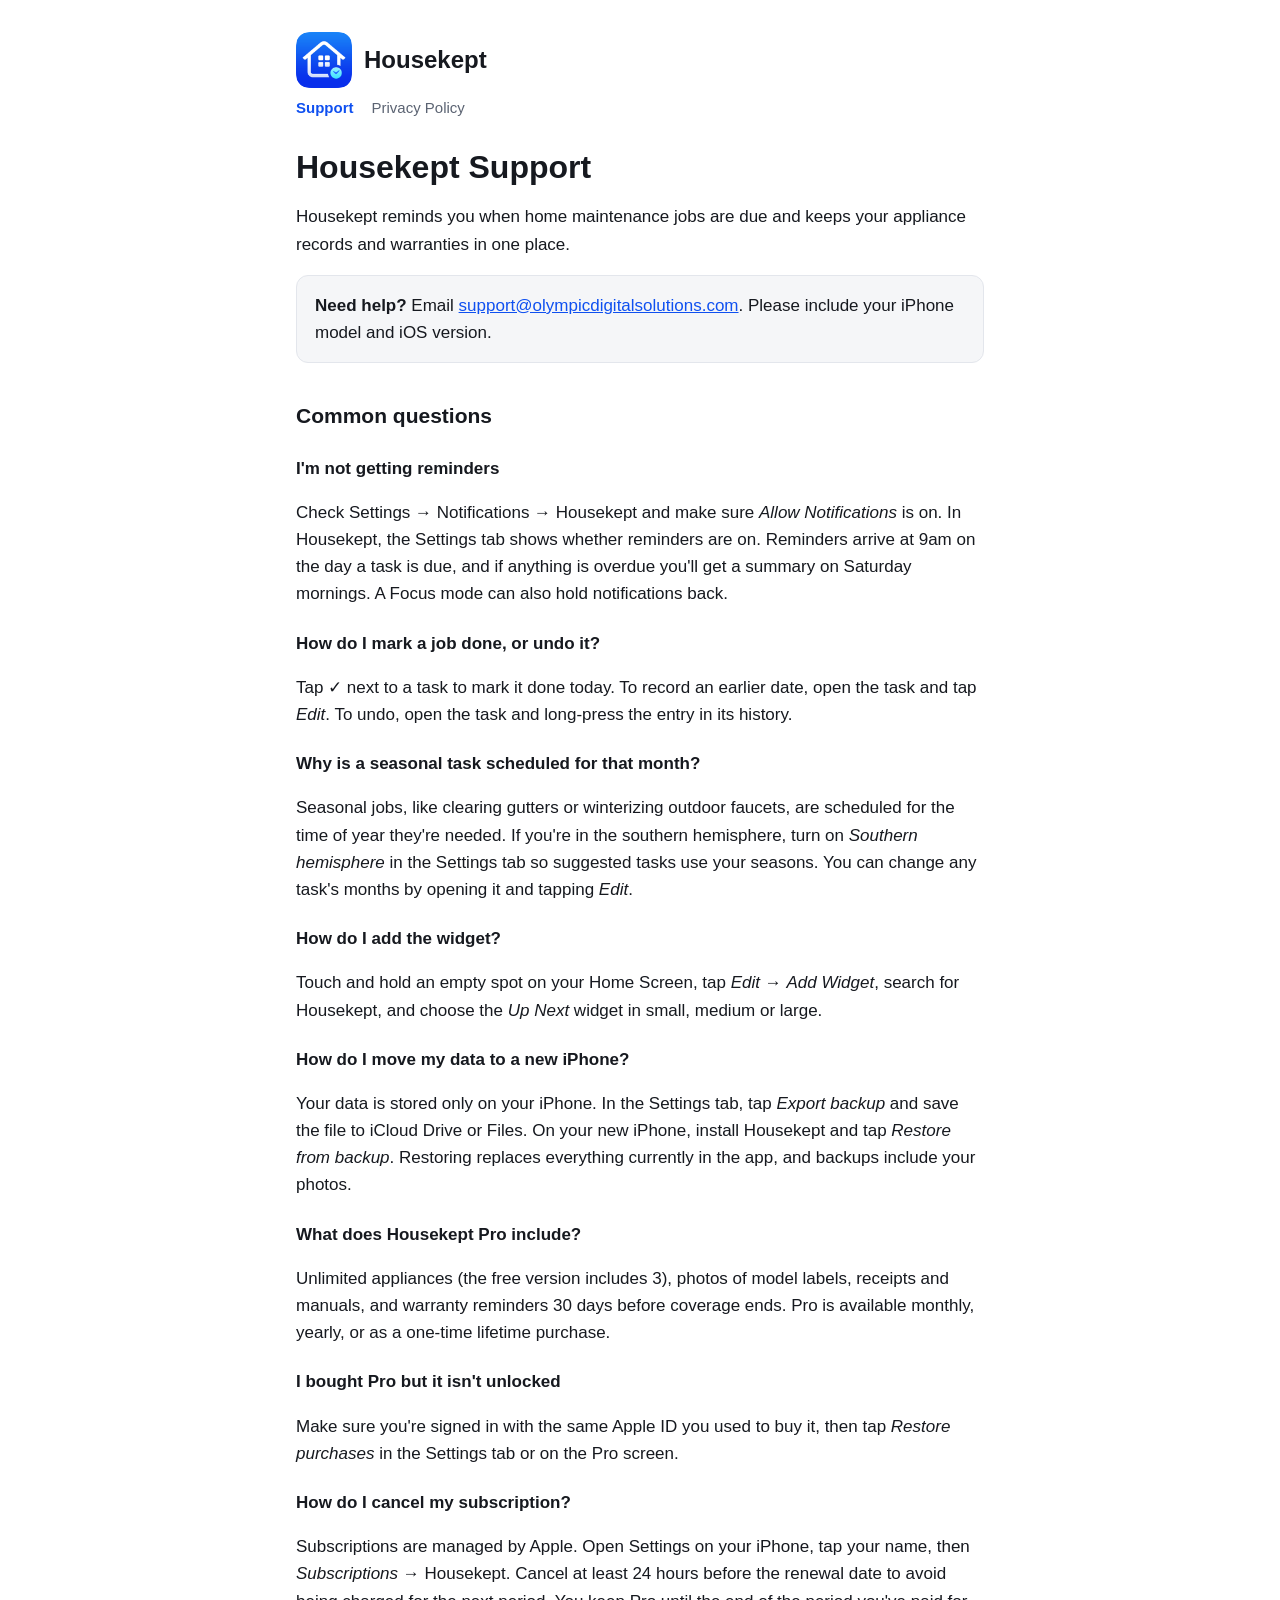
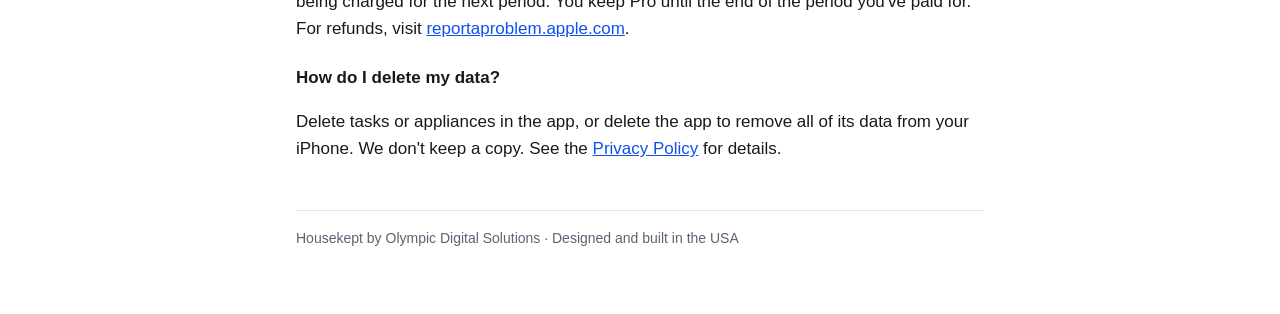
<file: index.html>
<!doctype html>
<html lang="en">
<head>
<meta charset="utf-8">
<meta name="viewport" content="width=device-width, initial-scale=1">
<title>Housekept Support</title>
<meta name="description" content="Help for Housekept, the home maintenance app that reminds you when jobs are due and keeps your appliance records and warranties in one place.">
<link rel="icon" href="icon.png">
<link rel="stylesheet" href="style.css">
</head>
<body>
<main>
<header><img src="icon.png" alt=""><a href="index.html">Housekept</a></header>
<nav><a href="index.html" aria-current="page">Support</a><a href="privacy.html">Privacy Policy</a></nav>

<h1>Housekept Support</h1>
<p>Housekept reminds you when home maintenance jobs are due and keeps your appliance records and warranties in one place.</p>

<div class="card"><strong>Need help?</strong> Email <a href="mailto:support@olympicdigitalsolutions.com?subject=Housekept%20support">support@olympicdigitalsolutions.com</a>. Please include your iPhone model and iOS version.</div>

<h2>Common questions</h2>

<h3>I'm not getting reminders</h3>
<p>Check Settings → Notifications → Housekept and make sure <em>Allow Notifications</em> is on. In Housekept, the Settings tab shows whether reminders are on. Reminders arrive at 9am on the day a task is due, and if anything is overdue you'll get a summary on Saturday mornings. A Focus mode can also hold notifications back.</p>

<h3>How do I mark a job done, or undo it?</h3>
<p>Tap ✓ next to a task to mark it done today. To record an earlier date, open the task and tap <em>Edit</em>. To undo, open the task and long-press the entry in its history.</p>

<h3>Why is a seasonal task scheduled for that month?</h3>
<p>Seasonal jobs, like clearing gutters or winterizing outdoor faucets, are scheduled for the time of year they're needed. If you're in the southern hemisphere, turn on <em>Southern hemisphere</em> in the Settings tab so suggested tasks use your seasons. You can change any task's months by opening it and tapping <em>Edit</em>.</p>

<h3>How do I add the widget?</h3>
<p>Touch and hold an empty spot on your Home Screen, tap <em>Edit</em> → <em>Add Widget</em>, search for Housekept, and choose the <em>Up Next</em> widget in small, medium or large.</p>

<h3>How do I move my data to a new iPhone?</h3>
<p>Your data is stored only on your iPhone. In the Settings tab, tap <em>Export backup</em> and save the file to iCloud Drive or Files. On your new iPhone, install Housekept and tap <em>Restore from backup</em>. Restoring replaces everything currently in the app, and backups include your photos.</p>

<h3>What does Housekept Pro include?</h3>
<p>Unlimited appliances (the free version includes 3), photos of model labels, receipts and manuals, and warranty reminders 30 days before coverage ends. Pro is available monthly, yearly, or as a one-time lifetime purchase.</p>

<h3>I bought Pro but it isn't unlocked</h3>
<p>Make sure you're signed in with the same Apple ID you used to buy it, then tap <em>Restore purchases</em> in the Settings tab or on the Pro screen.</p>

<h3>How do I cancel my subscription?</h3>
<p>Subscriptions are managed by Apple. Open Settings on your iPhone, tap your name, then <em>Subscriptions</em> → Housekept. Cancel at least 24 hours before the renewal date to avoid being charged for the next period. You keep Pro until the end of the period you've paid for. For refunds, visit <a href="https://reportaproblem.apple.com">reportaproblem.apple.com</a>.</p>

<h3>How do I delete my data?</h3>
<p>Delete tasks or appliances in the app, or delete the app to remove all of its data from your iPhone. We don't keep a copy. See the <a href="privacy.html">Privacy Policy</a> for details.</p>

<footer>Housekept by Olympic Digital Solutions · Designed and built in the USA</footer>
</main>
</body>
</html>
</file>
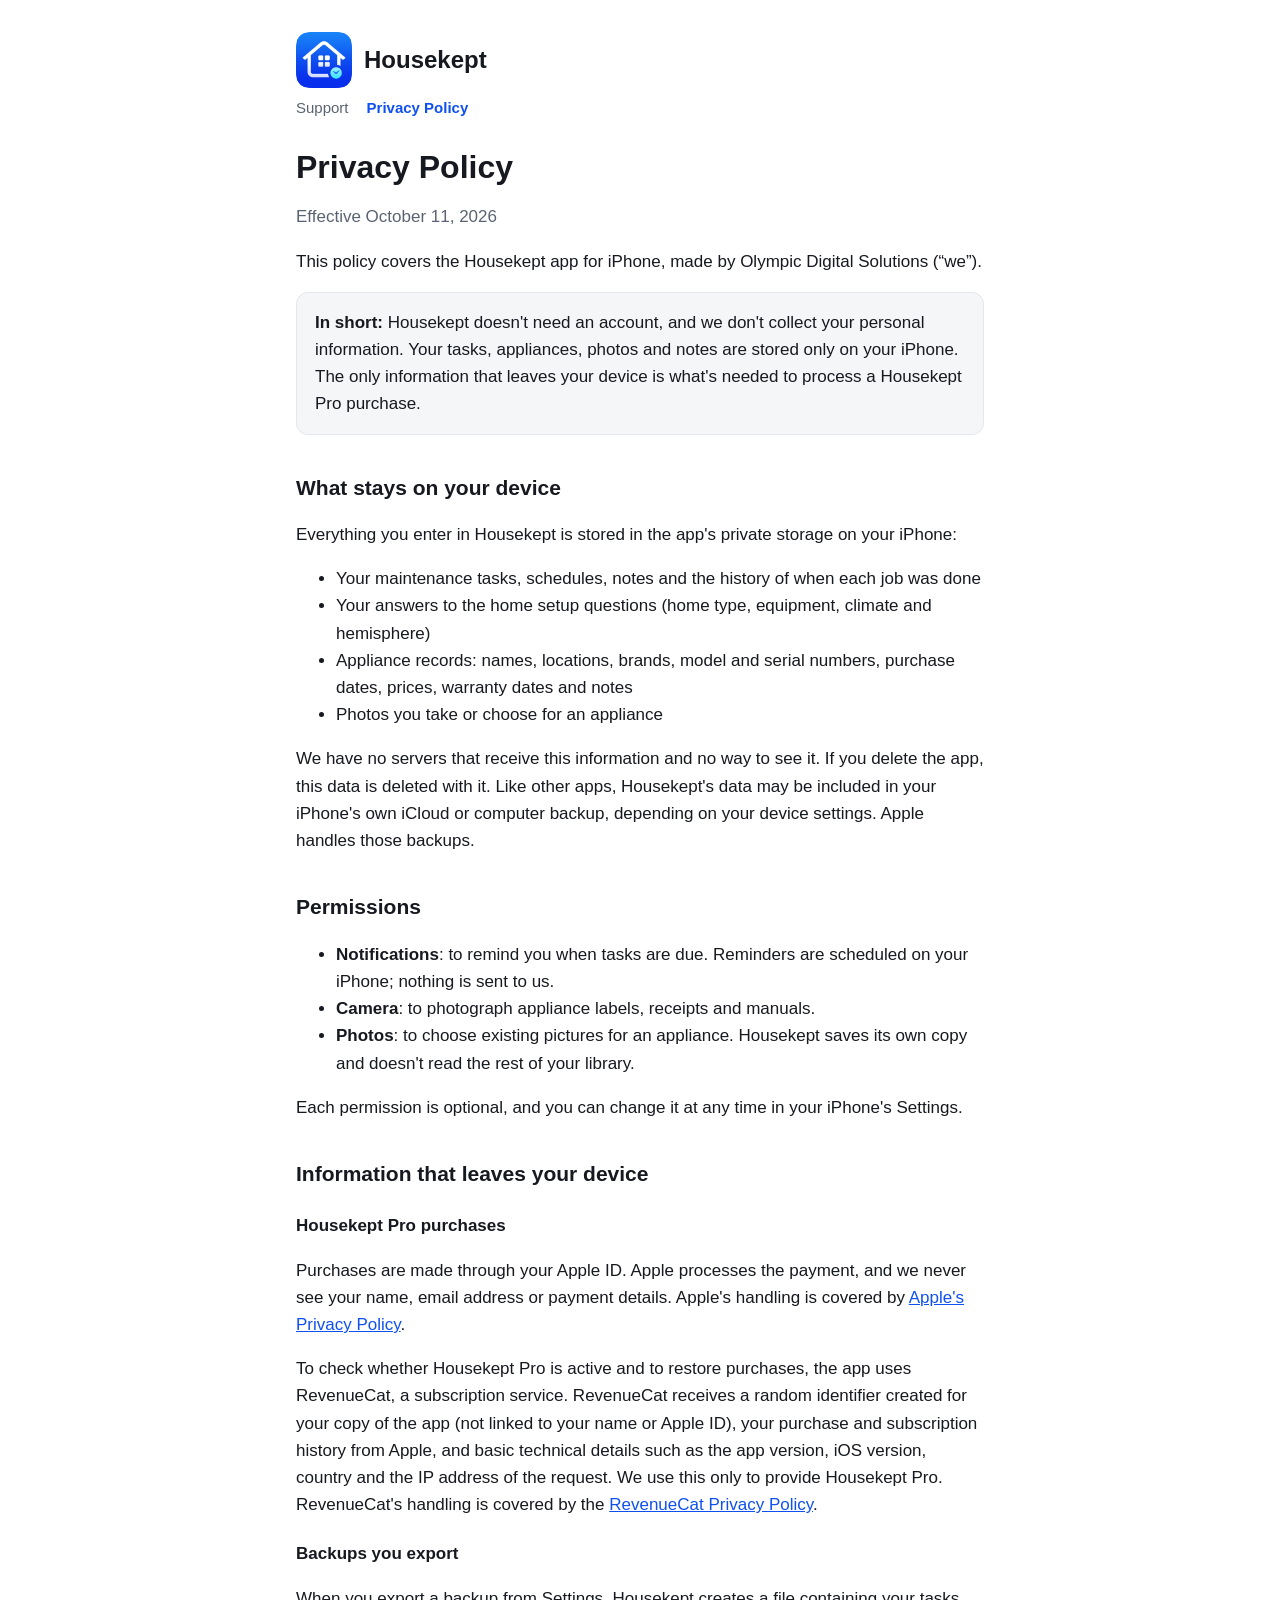
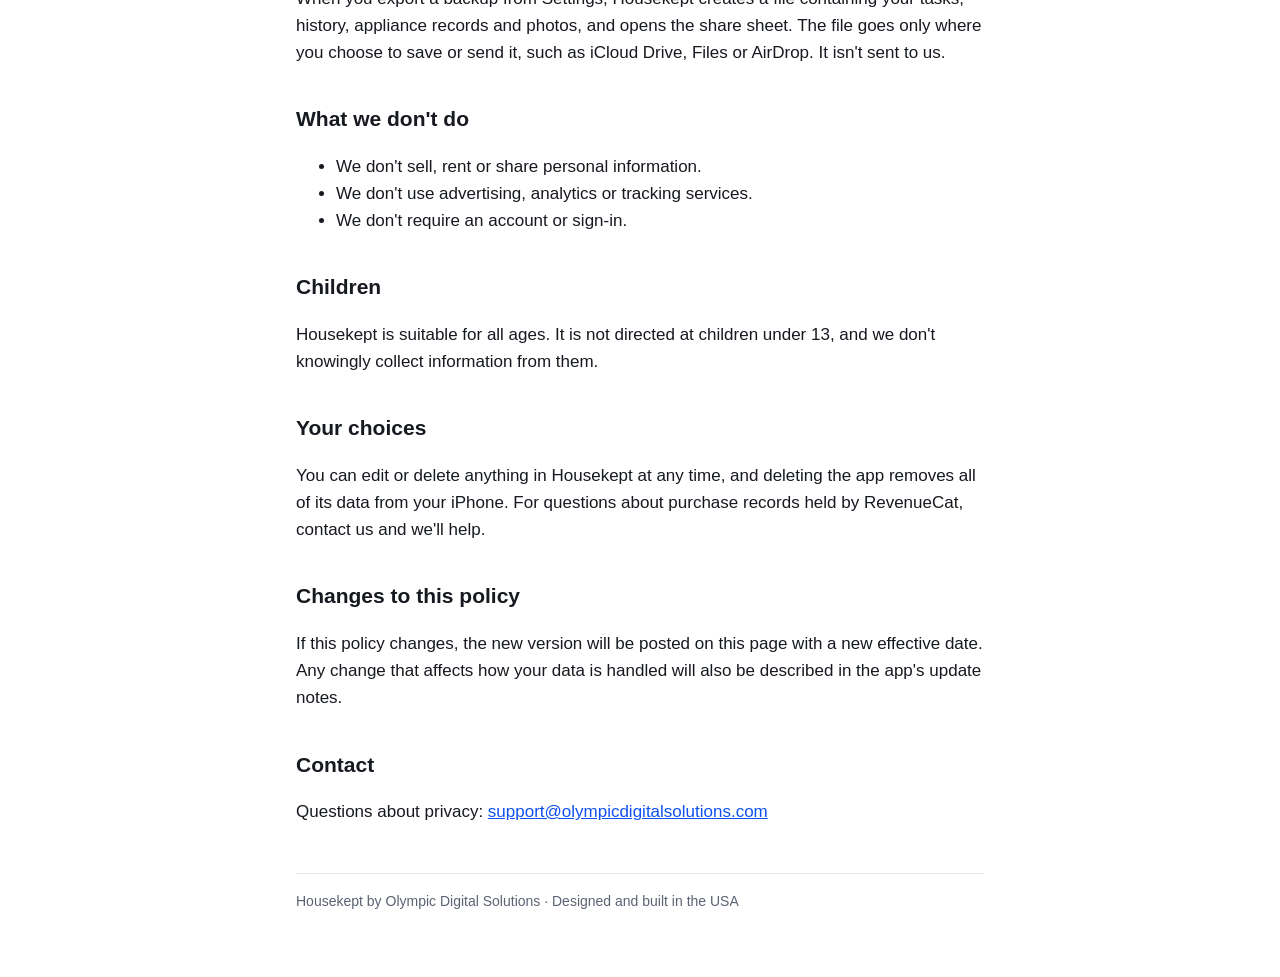
<file: privacy.html>
<!doctype html>
<html lang="en">
<head>
<meta charset="utf-8">
<meta name="viewport" content="width=device-width, initial-scale=1">
<title>Privacy Policy · Housekept</title>
<meta name="description" content="Housekept needs no account. Your tasks, appliances and photos stay on your iPhone.">
<link rel="icon" href="icon.png">
<link rel="stylesheet" href="style.css">
</head>
<body>
<main>
<header><img src="icon.png" alt=""><a href="index.html">Housekept</a></header>
<nav><a href="index.html">Support</a><a href="privacy.html" aria-current="page">Privacy Policy</a></nav>

<h1>Privacy Policy</h1>
<p class="dim">Effective October 11, 2026</p>
<p>This policy covers the Housekept app for iPhone, made by Olympic Digital Solutions (“we”).</p>

<div class="card"><strong>In short:</strong> Housekept doesn't need an account, and we don't collect your personal information. Your tasks, appliances, photos and notes are stored only on your iPhone. The only information that leaves your device is what's needed to process a Housekept Pro purchase.</div>

<h2>What stays on your device</h2>
<p>Everything you enter in Housekept is stored in the app's private storage on your iPhone:</p>
<ul>
  <li>Your maintenance tasks, schedules, notes and the history of when each job was done</li>
  <li>Your answers to the home setup questions (home type, equipment, climate and hemisphere)</li>
  <li>Appliance records: names, locations, brands, model and serial numbers, purchase dates, prices, warranty dates and notes</li>
  <li>Photos you take or choose for an appliance</li>
</ul>
<p>We have no servers that receive this information and no way to see it. If you delete the app, this data is deleted with it. Like other apps, Housekept's data may be included in your iPhone's own iCloud or computer backup, depending on your device settings. Apple handles those backups.</p>

<h2>Permissions</h2>
<ul>
  <li><strong>Notifications</strong>: to remind you when tasks are due. Reminders are scheduled on your iPhone; nothing is sent to us.</li>
  <li><strong>Camera</strong>: to photograph appliance labels, receipts and manuals.</li>
  <li><strong>Photos</strong>: to choose existing pictures for an appliance. Housekept saves its own copy and doesn't read the rest of your library.</li>
</ul>
<p>Each permission is optional, and you can change it at any time in your iPhone's Settings.</p>

<h2>Information that leaves your device</h2>
<h3>Housekept Pro purchases</h3>
<p>Purchases are made through your Apple ID. Apple processes the payment, and we never see your name, email address or payment details. Apple's handling is covered by <a href="https://www.apple.com/legal/privacy/">Apple's Privacy Policy</a>.</p>
<p>To check whether Housekept Pro is active and to restore purchases, the app uses RevenueCat, a subscription service. RevenueCat receives a random identifier created for your copy of the app (not linked to your name or Apple ID), your purchase and subscription history from Apple, and basic technical details such as the app version, iOS version, country and the IP address of the request. We use this only to provide Housekept Pro. RevenueCat's handling is covered by the <a href="https://www.revenuecat.com/privacy">RevenueCat Privacy Policy</a>.</p>

<h3>Backups you export</h3>
<p>When you export a backup from Settings, Housekept creates a file containing your tasks, history, appliance records and photos, and opens the share sheet. The file goes only where you choose to save or send it, such as iCloud Drive, Files or AirDrop. It isn't sent to us.</p>

<h2>What we don't do</h2>
<ul>
  <li>We don't sell, rent or share personal information.</li>
  <li>We don't use advertising, analytics or tracking services.</li>
  <li>We don't require an account or sign-in.</li>
</ul>

<h2>Children</h2>
<p>Housekept is suitable for all ages. It is not directed at children under 13, and we don't knowingly collect information from them.</p>

<h2>Your choices</h2>
<p>You can edit or delete anything in Housekept at any time, and deleting the app removes all of its data from your iPhone. For questions about purchase records held by RevenueCat, contact us and we'll help.</p>

<h2>Changes to this policy</h2>
<p>If this policy changes, the new version will be posted on this page with a new effective date. Any change that affects how your data is handled will also be described in the app's update notes.</p>

<h2>Contact</h2>
<p>Questions about privacy: <a href="mailto:support@olympicdigitalsolutions.com">support@olympicdigitalsolutions.com</a></p>

<footer>Housekept by Olympic Digital Solutions · Designed and built in the USA</footer>
</main>
</body>
</html>
</file>
<file: style.css>
:root { --bg: #ffffff; --text: #16191f; --dim: #5b6372; --line: #e3e6ec; --card: #f5f6f8; --accent: #0F50F0; }
@media (prefers-color-scheme: dark) { :root { --bg: #0a0c10; --text: #f2f4f8; --dim: #8a93a6; --line: #272d38; --card: #14181f; --accent: #5B95FF; } }
* { box-sizing: border-box; }
body { margin: 0; background: var(--bg); color: var(--text); font: 17px/1.6 -apple-system, BlinkMacSystemFont, "Segoe UI", Helvetica, Arial, sans-serif; }
main { max-width: 720px; margin: 0 auto; padding: 32px 16px 64px; }
header { display: flex; align-items: center; gap: 12px; margin-bottom: 8px; }
header img { width: 56px; height: 56px; border-radius: 13px; }
header a { color: inherit; text-decoration: none; font-weight: 800; font-size: 24px; }
nav { display: flex; gap: 18px; margin: 0 0 28px; font-size: 15px; }
nav a { color: var(--dim); text-decoration: none; } nav a[aria-current] { color: var(--accent); font-weight: 600; }
h1 { font-size: 32px; line-height: 1.2; margin: 0 0 8px; } h2 { font-size: 21px; margin: 36px 0 8px; } h3 { font-size: 17px; margin: 22px 0 4px; }
p, li { color: var(--text); } .dim { color: var(--dim); } a { color: var(--accent); }
.card { background: var(--card); border: 1px solid var(--line); border-radius: 12px; padding: 16px 18px; margin: 16px 0; }
code { background: var(--card); border: 1px solid var(--line); border-radius: 6px; padding: 1px 6px; font-size: 14px; word-break: break-all; }
footer { margin-top: 48px; padding-top: 16px; border-top: 1px solid var(--line); color: var(--dim); font-size: 14px; }
</file>
